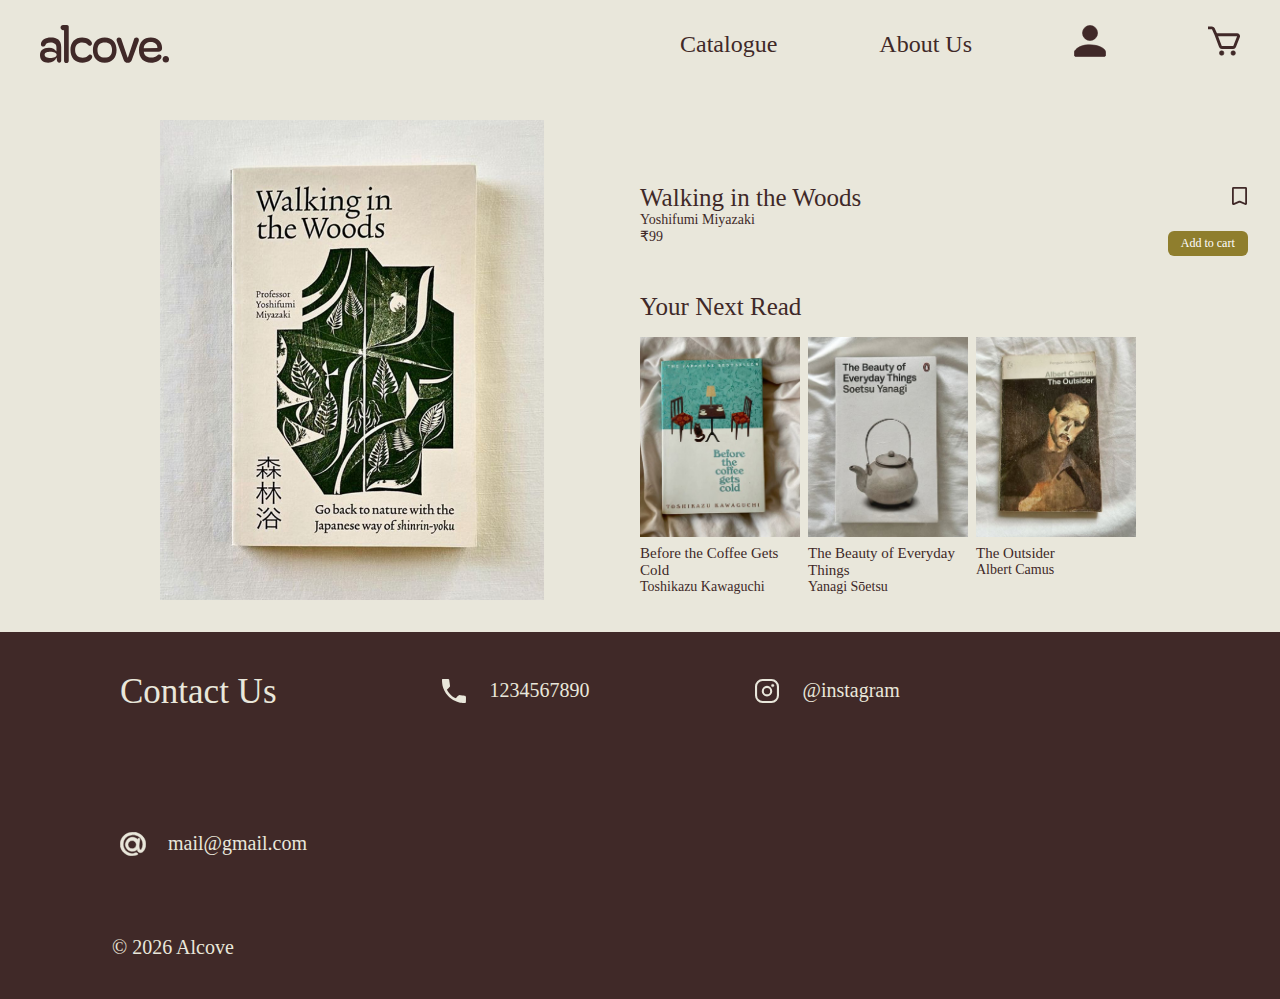
<file: productView.html>
<!doctype html>
<html lang="en">
  <head>
    <meta charset="UTF-8" />
    <meta name="viewport" content="width=device-width, initial-scale=1.0" />
    <title>Walking in the Woods</title>
    <link rel="stylesheet" href="css/main.css" />
    <link rel="stylesheet" href="css/products.css" />
    <link rel="stylesheet" href="css/productView.css" />
  </head>
  <body>
    <!-- Header: any changes made in index should be updated here -->
    <header class="master-head">
      <div class="header-container">
        <nav class="site-nav">
          <h1>
            <a href="index.html">
              <img
                class="wordmark"
                src="img/brand assets/word brown.svg"
                alt="wordmark"
            /></a>
          </h1>
          <ul>
            <li><a href="products.html">Catalogue</a></li>
            <li><a href="#">About Us</a></li>
            <li>
              <a href="#"
                ><img
                  class="header-icons"
                  src="img/icons/account_icon.svg"
                  alt="account_icon"
              /></a>
            </li>
            <li>
              <a href="#"
                ><img
                  class="header-icons"
                  src="img/icons/cart_icon.svg"
                  alt="cart_icon"
              /></a>
            </li>
          </ul>
        </nav>
      </div>
    </header>

    <main>
      <div class="product-grid">
        <div>
          <img class="product-image" src="img/visuals/Book1.jpg" alt="Book1" />
        </div>
        <div class="product-details-container">
          <a href="productView.html">
            <h3 class="book-name">Walking in the Woods</h3>
            <p>Yoshifumi Miyazaki</p>
            <p>₹99</p>
          </a>
          <div class="action-flexbox">
            <div class="bookmark-icon">
              <a href="#"
                ><img src="img/icons/bookmark_icon.svg" alt="bookmark_icon"
              /></a>
            </div>
            <button>Add to cart</button>
          </div>

          <div class="next-read-master-grid">
            <div class="next-read-title">
              <h3>Your Next Read</h3>

              <div class="next-read-container">
                <div class="next-read-book">
                  <img
                    class="next-read-image"
                    src="img/visuals/NextRead1.jpg"
                    alt="NextRead1"
                  />
                  <div class="next-read-details">
                    <a href="#">
                      <h5 class="book-name">Before the Coffee Gets Cold</h5>
                      <p>Toshikazu Kawaguchi</p>
                    </a>
                  </div>
                </div>

                <div class="next-read-book">
                  <img
                    class="next-read-image"
                    src="img/visuals/NextRead2.jpg"
                    alt="NextRead2"
                  />
                  <div class="next-read-details">
                    <a href="#">
                      <h5 class="book-name">The Beauty of Everyday Things</h5>
                      <p>Yanagi Sōetsu</p>
                    </a>
                  </div>
                </div>

                <div class="next-read-book">
                  <img
                    class="next-read-image"
                    src="img/visuals/NextRead3.jpg"
                    alt="NextRead3"
                  />
                  <div class="next-read-details">
                    <a href="#">
                      <h5 class="book-name">The Outsider</h5>
                      <p>Albert Camus</p>
                    </a>
                  </div>
                </div>
              </div>
            </div>
          </div>
        </div>
      </div>
    </main>

    <!-- Footer: any changes made in index should be updated here -->
    <footer class="footer">
      <section class="footer-container">
        <ul>
          <li class="footer-title">Contact Us</li>
          <li>
            <p class="telephone"></p>
            1234567890
          </li>
          <li>
            <p class="instagram"></p>
            @instagram
          </li>
          <li>
            <p class="mail"></p>
            mail@gmail.com
          </li>
        </ul>
        <small>&copy; 2026 Alcove</small>
      </section>
    </footer>
  </body>
</html>
</file>
<file: css/main.css>
* {
  margin: 0;
}

/* text styles */

a {
  text-decoration: none;
  color: #402928;
  font-family: "Hoss Round";
  font-size: 24px;
  font-style: normal;
  font-weight: 500;
  line-height: normal;
}

h1 {
  font-size: 100%;
  font-weight: normal;
}

h2 {
  color: #402928;
  font-family: "Hoss Round";
  font-size: 35px;
  font-style: normal;
  font-weight: 500;
  line-height: normal;
}

h3 {
  color: #402928;
  font-family: "Hoss Round";
  font-size: 25px;
  font-style: normal;
  font-weight: 500;
  line-height: normal;
}

h4 {
  color: #402928;
  font-family: "Acumin Pro";
  font-size: 15px;
  font-style: normal;
  font-weight: 500;
  line-height: normal;
}

h5 {
  color: #402928;
  font-family: "Hoss Round";
  font-size: 15px;
  font-style: normal;
  font-weight: 500;
  line-height: normal;
}

p {
  color: #402928;
  font-family: "Acumin Pro";
  font-size: 14px;
  font-style: normal;
  font-weight: 500;
  line-height: normal;
}

button {
  color: #e9e7db;
  text-align: center;
  font-family: "Acumin Pro";
  font-size: 12px;
  font-style: normal;
  font-weight: 500;
  line-height: normal;
}

.footer-title {
  color: #e9e7db;
  font-family: "Hoss Round";
  font-size: 35px;
  font-style: normal;
  font-weight: 500;
  line-height: normal;
}

footer ul {
  color: #e9e7db;
  font-family: "Acumin Pro";
  font-size: 20px;
  font-style: normal;
  font-weight: 500;
  line-height: normal;
}

small {
  color: #e9e7db;
  font-family: "Acumin Pro";
  font-size: 20px;
  font-style: normal;
  font-weight: 500;
  line-height: normal;
}

/* header */

.header-container {
  display: block;
  margin: 0 auto;
  padding: 0 20px;
  max-width: 1240px;
}

.header-container h1 {
  float: left;
  width: 45px;
}

.wordmark {
  height: 38px;
  margin-left: 0rem;
}

.header-icons {
  height: 32px;
  width: 32px;
}

header {
  background-color: #e9e7db;
  margin-top: 1.563rem;
  margin-bottom: 1.563rem;
}

.site-nav ul {
  list-style-type: none;
  padding-left: 0;

  /* the following 2 lines of code are adapted from https://www.reddit.com/r/css/comments/1gvbks2/how_to_prevent_nav_bar_rollover_when_window_is/ */

  display: flex;
  margin-left: 40rem;
  flex-wrap: nowrap;
  align-items: center;
  justify-content: space-between;
  min-width: 10.313rem;
  /* position: absolute;
  top: 20px;
  right: 0px; */
}

.site-nav li {
  float: right;
  margin-top: 0rem;

  /* the following 2 lines of code are adapted from https://stackoverflow.com/questions/572298/how-to-stop-text-from-taking-up-more-than-1-line */

  white-space: nowrap;
  overflow: hidden;
}

/* staffpicks */

body {
  background-color: #e9e7db;
  margin: 0;
}

/* the following 10 lines of code are adapted from https://codepen.io/xenvi/pen/JjXoeWz */

.suggestion-container {
  display: grid;
  grid-template-columns: 1fr 1fr;
  height: 100vh;
}

.image1 {
  background-image: url("../img/visuals/staffpick1.jpg");
  background-repeat: no-repeat;
  background-position: center;
  background-size: cover;
}

.details {
  padding-top: 8rem;
  padding-left: 2rem;
  padding-right: 5rem;
  padding-bottom: 5rem;
  display: grid;
  flex-direction: column;
  gap: 1rem;
  align-content: start;
  overflow-y: auto;
  max-width: 80rem;
  overflow: hidden;
}

button {
  width: fit-content;
  padding: 0.3rem 0.8rem 0.3rem 0.8rem;
  background: #8f7e2d;
  color: white;
  border: none;
  border-radius: 6px;
  cursor: pointer;
}

.illustration {
  box-sizing: border-box;
  grid-row: 7;
  display: flex;
  align-items: center;
  margin-left: 25rem;
  height: auto;
  max-width: 338px;
  max-height: 462px;
  width: 100%;
  transform: rotate(-90deg);
  background-color: transparent;
}

/* footer */

footer {
  margin-top: 0rem;
  background-color: #402928;
  color: #e9e7db;
}

footer ul li {
  box-sizing: border-box;
  list-style: none;
  display: inline-flex;
  align-items: center;
  padding: 5rem;
  padding-top: 2.5rem;
}

small {
  color: #e9e7db;
  display: flex;
  padding-bottom: 40px;
  padding-left: 7rem;
}

.telephone {
  background: url(../img/icons/white_telephone_icon.svg);
  background-repeat: no-repeat;
  display: inline-block;
  width: 24px;
  height: 24px;
  box-sizing: border-box;
  padding-right: 3rem;
}

.instagram {
  background: url(../img/icons/white_instagram_icon.svg);
  background-repeat: no-repeat;
  display: inline-block;
  width: 24px;
  height: 24px;
  box-sizing: border-box;
  padding-right: 3rem;
}

.mail {
  background: url(../img/icons/white_mail_icon.svg);
  background-repeat: no-repeat;
  display: inline-block;
  width: 24px;
  height: 24px;
  box-sizing: border-box;
  padding-right: 3rem;
}
</file>
<file: css/products.css>
* {
  box-sizing: border-box;
}

.catalogue-grid {
  display: grid;
  grid-template-columns: repeat(4, minmax(18.5%, 1fr));
  grid-gap: 1rem;
}

.main-catalogue {
  max-width: none;
  margin: 0;
}

.catalogue-item {
  padding: 2rem;
}

.catalogue-item {
  display: flex;
  flex-flow: column;
  margin: 0;
}

.catalogue-item:nth-child(1) {
  grid-column: 2 / 3;
  grid-row: 1;
}

.catalogue-item:nth-child(2) {
  grid-column: 3 / 4;
  grid-row: 1;
}

.catalogue-item:nth-child(3) {
  grid-column: 4 / 5;
  grid-row: 1;
}

.catalogue-item:nth-child(4) {
  grid-column: 1 / 2;
  grid-row: 2;
}

.catalogue-item:nth-child(5) {
  grid-column: 3 / 4;
  grid-row: 2;
}

.catalogue-item:nth-child(6) {
  grid-column: 1 / 2;
  grid-row: 3;
}

.catalogue-item:nth-child(7) {
  grid-column: 3 / 4;
  grid-row: 3;
}

.catalogue-item:nth-child(8) {
  grid-column: 4 / 5;
  grid-row: 3;
}

.catalogue-item > img {
  order: -1;
  align-self: center;
}

.book-image {
  display: grid;
  width: 100%;
}

.book-details-flexbox {
  display: flex;
  justify-content: space-between;
  margin-top: 0.5rem;
}

.action-flexbox {
  display: flex;
  flex-direction: column;
  margin-left: 2rem;
  margin-right: 0;
}

.bookmark-icon {
  width: 15px;
  height: 15px;
  margin-left: 4rem;
  margin-bottom: 2rem;
  justify-content: space-between;
}

/* media query 1 - (max-width: 867px) CATALOGUE GRID */

@media screen and (max-width: 867px) {
  .catalogue-grid {
  display: grid;
  grid-template-columns: repeat(3, minmax(18.5%, 1fr));
  grid-gap: 1rem;
}

.catalogue-item:nth-child(1) {
  grid-column: 1 / 2;
  grid-row: 1;
}

.catalogue-item:nth-child(2) {
  grid-column: 2 / 3;
  grid-row: 1;
}

.catalogue-item:nth-child(3) {
  grid-column: 3 / 4;
  grid-row: 1;
}

.catalogue-item:nth-child(4) {
  grid-column: 1 / 2;
  grid-row: 2;
}

.catalogue-item:nth-child(5) {
  grid-column: 3 / 4;
  grid-row: 2;
}

.catalogue-item:nth-child(6) {
  grid-column: 1 / 2;
  grid-row: 3;
}

.catalogue-item:nth-child(7) {
  grid-column: 2 / 3;
  grid-row: 3;
}

.catalogue-item:nth-child(8) {
  grid-column: 3 / 4;
  grid-row: 3;
}

}

  /* media query 2 - max-width: 550px HEADER */
  @media screen and (max-width: 550px) {
  .catalogue-grid {
  display: flex;
  flex-direction: column;
  }
}
</file>
<file: css/productView.css>
* {
  box-sizing: border-box;
}
.product-grid {
  display: grid;
  grid-template-columns: 1fr 1fr;
}

.product-image {
  display: grid;
  width: 70%;
  margin-left: 8rem; 
  padding: 2rem;
}

.product-details-container {
  display: grid;
  grid-template-columns: 1fr 1fr;
  margin: 6rem 1rem 0rem 0rem;
}

.action-flexbox {
  display: flex;
  flex-direction: column;
}

.next-read-title{
  display: flex;
  flex-direction: column;
  margin-top: rem;
}

.next-read-container {
  display: grid;
  grid-template-columns: 10rem 10rem 10rem;
  grid-gap: 0.5rem;
}

.next-read-book{
  display: flex;
  flex-direction: column;
  margin-top: 1rem;
}

.next-read-image {
  display: grid;
  width: 100%; 
}

.next-read-details{
  display: flex;
  flex-direction: column;
  margin-top: 0.5rem;
}
</file>
